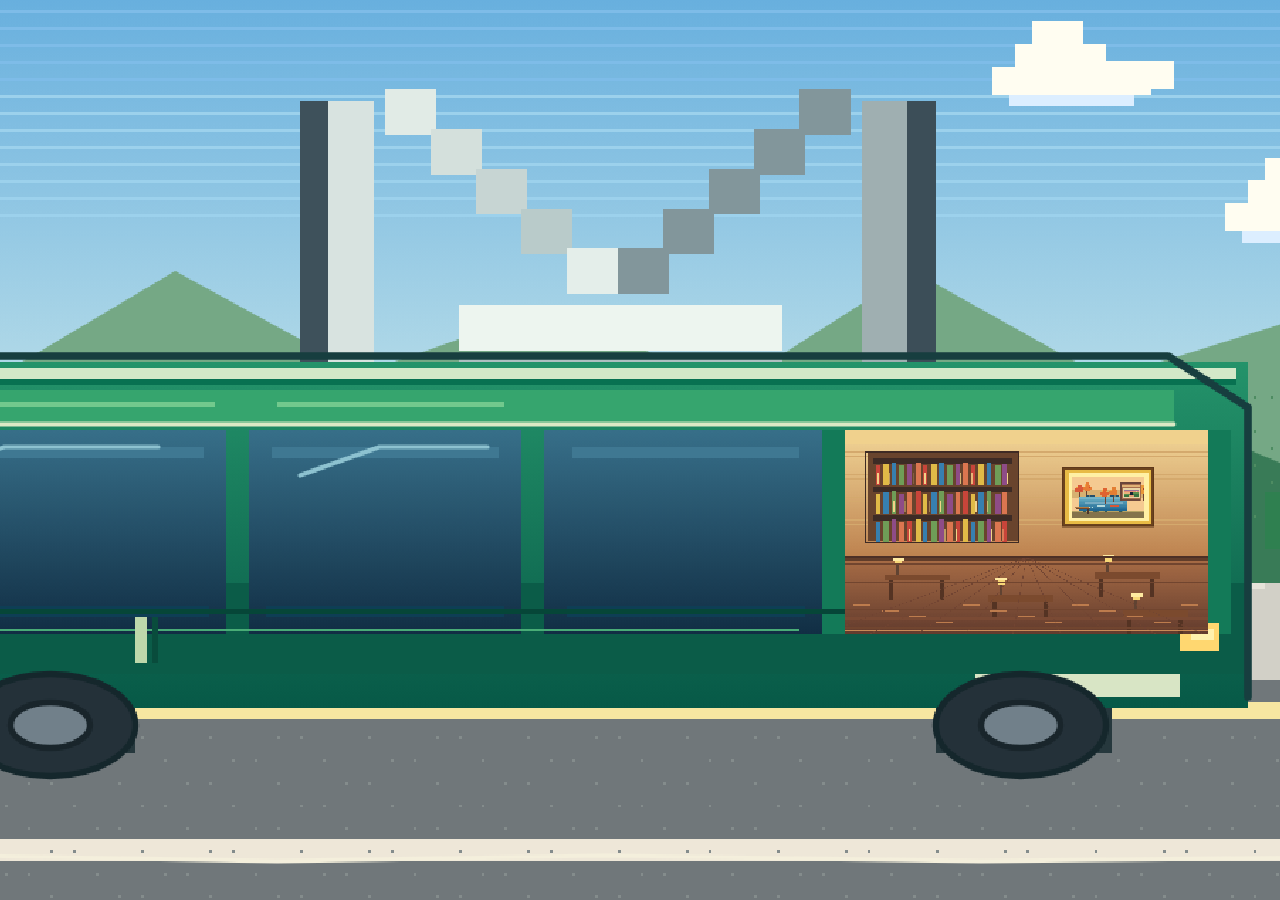
<file: index.html>
<!doctype html>
<html lang="ko">
<head>
  <meta charset="utf-8">
  <meta name="viewport" content="width=device-width, initial-scale=1">
  <title>서울대학교 무한 줌</title>
  <link rel="stylesheet" href="style.css">
</head>
<body>
  <canvas id="view" aria-label="서울대학교 픽셀아트 무한 줌"></canvas>
  <script src="js/scenes.js"></script>
  <script src="js/main.js"></script>
</body>
</html>
</file>
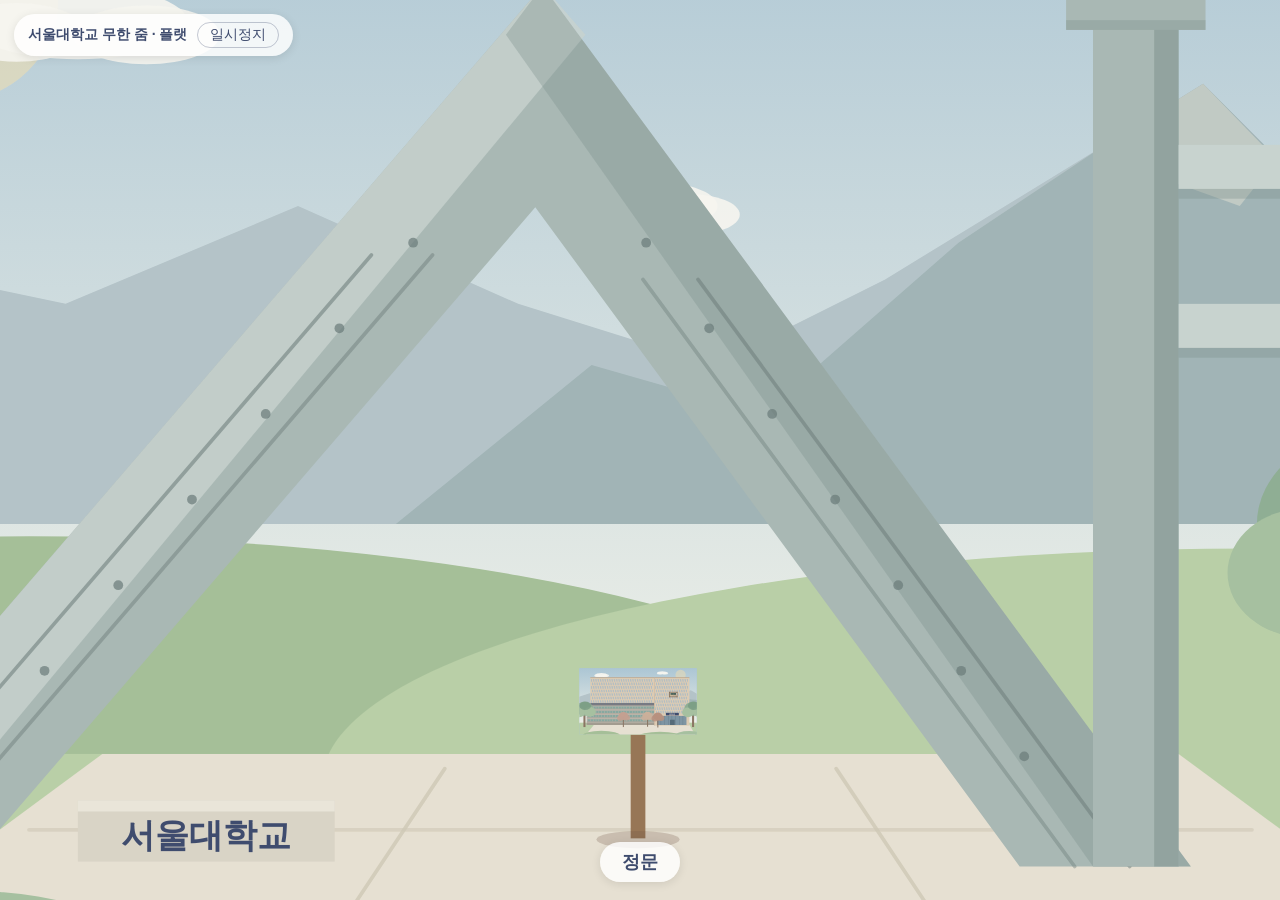
<file: v2/flat/index.html>
<!doctype html>
<html lang="ko">
<head>
  <meta charset="utf-8">
  <meta name="viewport" content="width=device-width, initial-scale=1">
  <title>서울대학교 무한 줌 - 플랫</title>
  <link rel="stylesheet" href="../src/base.css">
</head>
<body class="flat">
  <svg id="stage" viewBox="0 0 1600 900" preserveAspectRatio="xMidYMid slice" role="img" aria-label="서울대학교 일러스트 무한 줌">
    <defs id="scenes"></defs>
    <g id="camera"></g>
  </svg>
  <div class="hud top"><strong>서울대학교 무한 줌 · 플랫</strong><button id="play">일시정지</button></div>
  <div class="hud bottom"><span id="label"></span></div>
  <script>window.SNU_STYLE = 'flat';</script>
  <script src="../src/draw.js"></script>
  <script src="../src/scenes.js"></script>
  <script src="../src/zoom.js"></script>
</body>
</html>
</file>
<file: style.css>
html, body {
  width: 100%;
  height: 100%;
  margin: 0;
  overflow: hidden;
  background: #000;
}

canvas {
  display: block;
  width: 100vw;
  height: 100vh;
  image-rendering: pixelated;
  cursor: zoom-in;
}
</file>
<file: v2/src/base.css>
html, body {
  width: 100%;
  height: 100%;
  margin: 0;
  overflow: hidden;
  background: #fff;
  font-family: 'Malgun Gothic', 'Apple SD Gothic Neo', sans-serif;
}

#stage {
  position: fixed;
  inset: 0;
  width: 100%;
  height: 100%;
  display: block;
  cursor: zoom-in;
  touch-action: none;
}

.hud {
  position: fixed;
  z-index: 2;
  display: flex;
  align-items: center;
  gap: 10px;
  padding: 8px 14px;
  border-radius: 999px;
  background: rgba(255, 255, 255, 0.82);
  color: #3f4c6e;
  font-size: 14px;
  box-shadow: 0 2px 10px rgba(0, 0, 0, 0.1);
}
.hud.top { top: 14px; left: 14px; }
.hud.bottom { bottom: 18px; left: 50%; transform: translateX(-50%); font-size: 18px; font-weight: bold; padding: 8px 22px; }

.hud button {
  font: inherit;
  color: inherit;
  border: 1px solid rgba(63, 76, 110, 0.3);
  background: transparent;
  border-radius: 999px;
  padding: 3px 12px;
  cursor: pointer;
}
</file>
